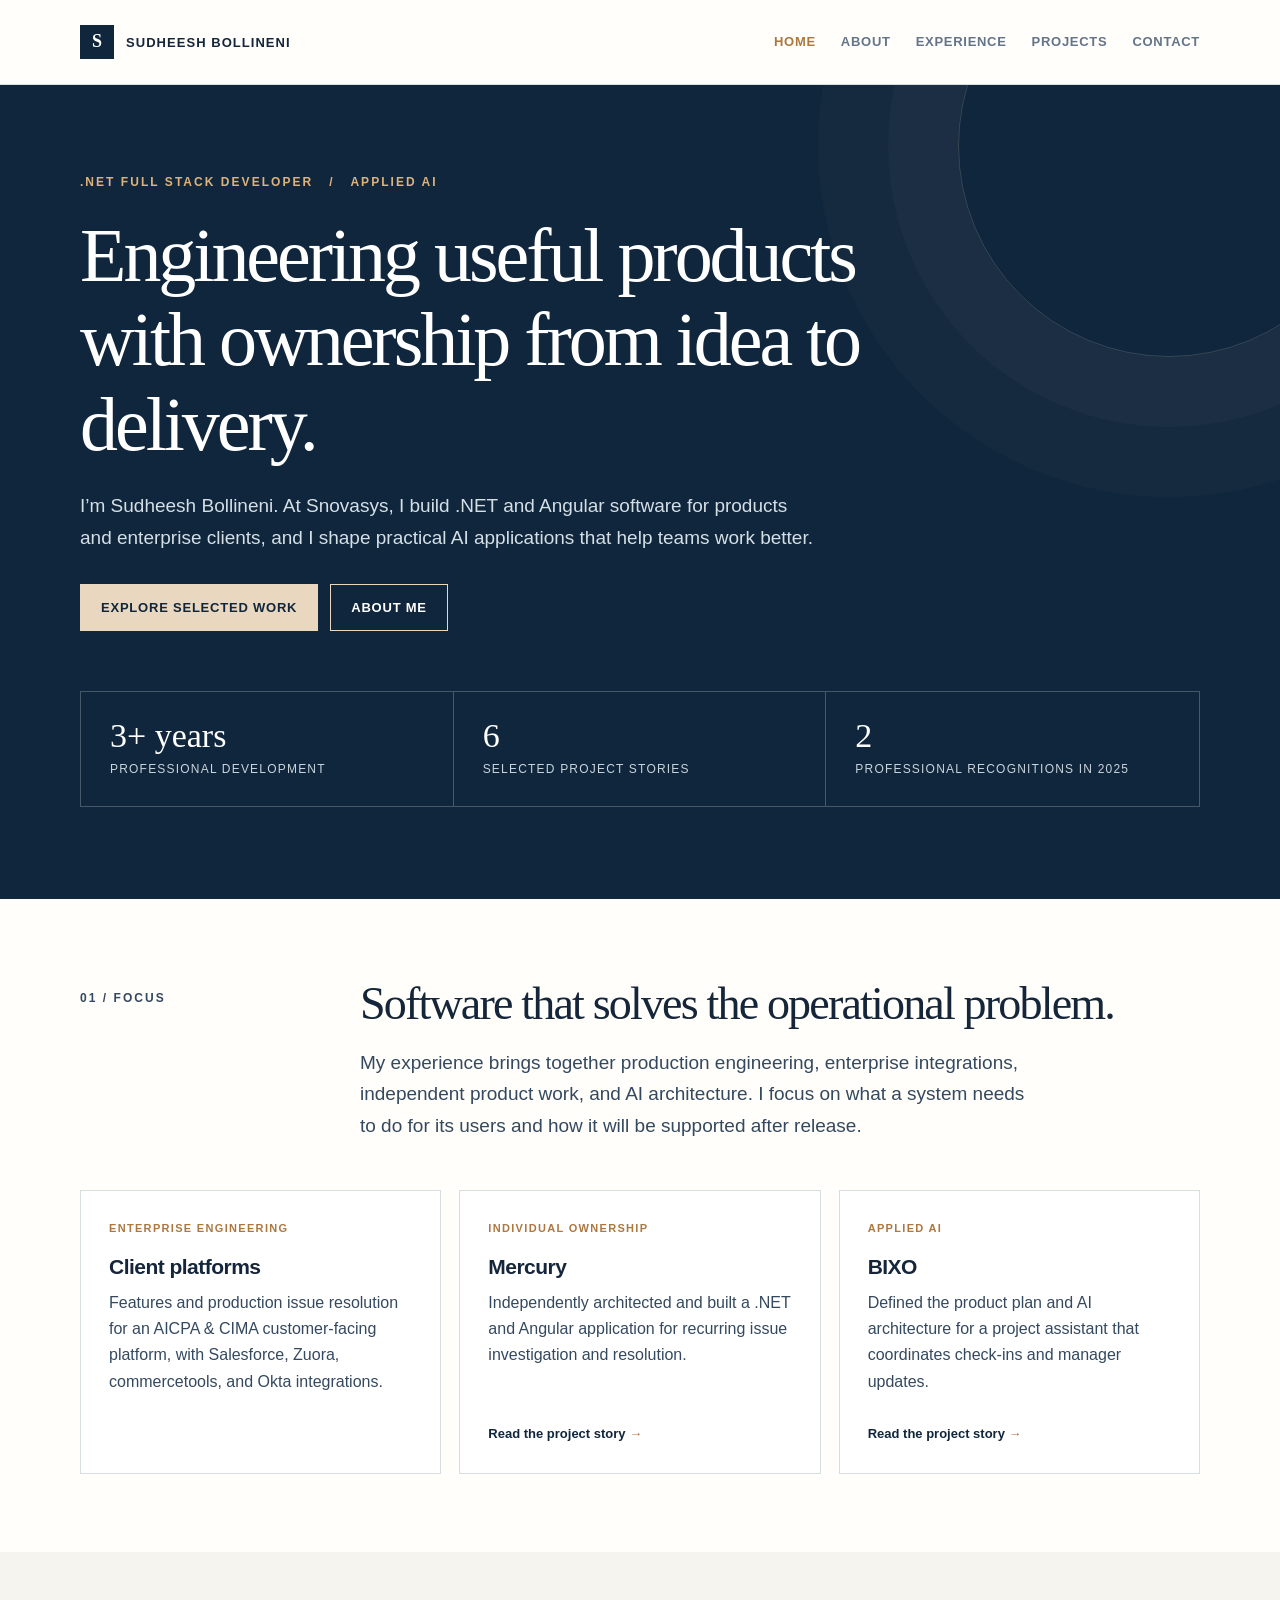
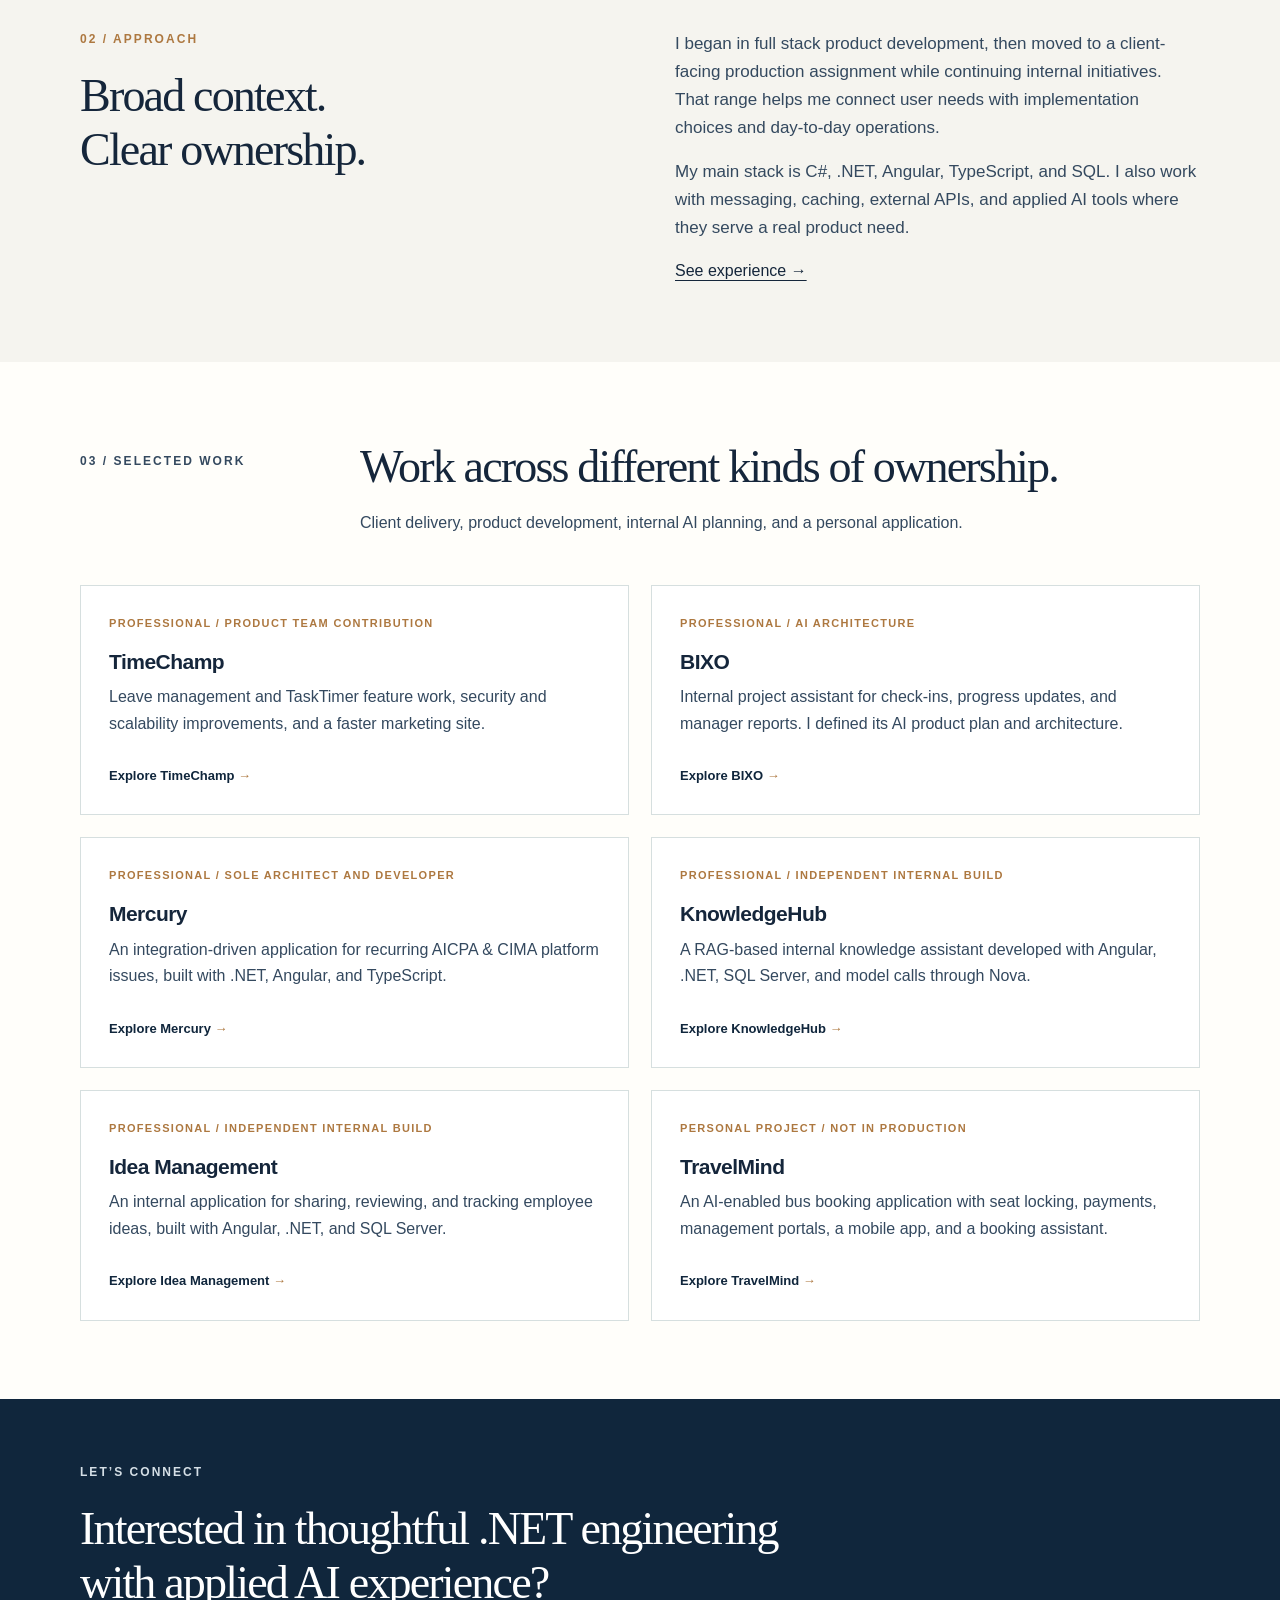
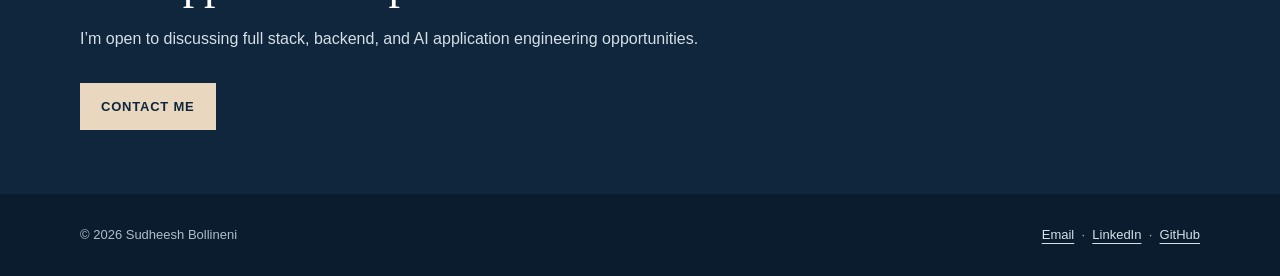
<file: index.html>
<!doctype html>
<html lang="en"><head><meta charset="utf-8"><meta name="viewport" content="width=device-width,initial-scale=1"><meta name="theme-color" content="#10263c"><meta name="description" content=".NET full stack developer with applied AI experience in product and enterprise systems"><title>Software Developer | Sudheesh Bollineni</title><link rel="stylesheet" href="css/site.css"></head>
<body><a class="skip" href="#main">Skip to content</a><header class="topbar"><div class="container topbar-inner"><a class="brand" href="index.html"><span class="brand-mark">S</span>Sudheesh Bollineni</a><nav class="nav" aria-label="Main navigation"><a href="index.html" aria-current="page">Home</a><a href="about.html">About</a><a href="experience.html">Experience</a><a href="products.html">Projects</a><a href="contact.html">Contact</a></nav></div></header><main id="main">
<section class="hero"><div class="container"><p class="eyebrow">.NET Full Stack Developer &nbsp; / &nbsp; Applied AI</p><h1>Engineering useful products with ownership from idea to delivery.</h1><p class="lead">I’m Sudheesh Bollineni. At Snovasys, I build .NET and Angular software for products and enterprise clients, and I shape practical AI applications that help teams work better.</p><div class="button-row"><a class="button primary" href="products.html">Explore selected work</a><a class="button secondary" href="about.html">About me</a></div><div class="stat-row"><div class="stat"><strong>3+ years</strong><span>Professional development</span></div><div class="stat"><strong>6</strong><span>Selected project stories</span></div><div class="stat"><strong>2</strong><span>Professional recognitions in 2025</span></div></div></div></section>
<section class="section alt"><div class="container"><div class="section-header"><p class="eyebrow">01 / Focus</p><div><h2>Software that solves the operational problem.</h2><p class="lead">My experience brings together production engineering, enterprise integrations, independent product work, and AI architecture. I focus on what a system needs to do for its users and how it will be supported after release.</p></div></div><div class="grid-3"><div class="card"><p class="meta">Enterprise engineering</p><h3>Client platforms</h3><p>Features and production issue resolution for an AICPA &amp; CIMA customer-facing platform, with Salesforce, Zuora, commercetools, and Okta integrations.</p></div><div class="card"><p class="meta">Individual ownership</p><h3>Mercury</h3><p>Independently architected and built a .NET and Angular application for recurring issue investigation and resolution.</p><a class="text-link" href="product-detail.html#mercury">Read the project story</a></div><div class="card"><p class="meta">Applied AI</p><h3>BIXO</h3><p>Defined the product plan and AI architecture for a project assistant that coordinates check-ins and manager updates.</p><a class="text-link" href="product-detail.html#bixo">Read the project story</a></div></div></div></section>
<section class="section"><div class="container split"><div><p class="eyebrow">02 / Approach</p><h2>Broad context.<br>Clear ownership.</h2></div><div class="prose"><p>I began in full stack product development, then moved to a client-facing production assignment while continuing internal initiatives. That range helps me connect user needs with implementation choices and day-to-day operations.</p><p>My main stack is C#, .NET, Angular, TypeScript, and SQL. I also work with messaging, caching, external APIs, and applied AI tools where they serve a real product need.</p><a class="text-link" href="experience.html">See experience →</a></div></div></section>
<section class="section alt"><div class="container"><div class="section-header"><p class="eyebrow">03 / Selected work</p><div><h2>Work across different kinds of ownership.</h2><p>Client delivery, product development, internal AI planning, and a personal application.</p></div></div><div class="grid-2"><article class="card"><p class="meta">Professional / Product team contribution</p><h3>TimeChamp</h3><p>Leave management and TaskTimer feature work, security and scalability improvements, and a faster marketing site.</p><a class="text-link" href="product-detail.html#timechamp">Explore TimeChamp</a></article><article class="card"><p class="meta">Professional / AI architecture</p><h3>BIXO</h3><p>Internal project assistant for check-ins, progress updates, and manager reports. I defined its AI product plan and architecture.</p><a class="text-link" href="product-detail.html#bixo">Explore BIXO</a></article><article class="card"><p class="meta">Professional / Sole architect and developer</p><h3>Mercury</h3><p>An integration-driven application for recurring AICPA &amp; CIMA platform issues, built with .NET, Angular, and TypeScript.</p><a class="text-link" href="product-detail.html#mercury">Explore Mercury</a></article><article class="card"><p class="meta">Professional / Independent internal build</p><h3>KnowledgeHub</h3><p>A RAG-based internal knowledge assistant developed with Angular, .NET, SQL Server, and model calls through Nova.</p><a class="text-link" href="product-detail.html#knowledgehub">Explore KnowledgeHub</a></article><article class="card"><p class="meta">Professional / Independent internal build</p><h3>Idea Management</h3><p>An internal application for sharing, reviewing, and tracking employee ideas, built with Angular, .NET, and SQL Server.</p><a class="text-link" href="product-detail.html#idea-management">Explore Idea Management</a></article><article class="card"><p class="meta">Personal project / Not in production</p><h3>TravelMind</h3><p>An AI-enabled bus booking application with seat locking, payments, management portals, a mobile app, and a booking assistant.</p><a class="text-link" href="product-detail.html#travelmind">Explore TravelMind</a></article></div></div></section>
<section class="cta"><div class="container"><p class="eyebrow">Let’s connect</p><h2>Interested in thoughtful .NET engineering with applied AI experience?</h2><p>I’m open to discussing full stack, backend, and AI application engineering opportunities.</p><div class="button-row"><a class="button primary" href="contact.html">Contact me</a></div></div></section></main>
<footer class="footer"><div class="container"><span>© 2026 Sudheesh Bollineni</span><span><a href="mailto:sudheeshbollineni34@gmail.com">Email</a> &nbsp;·&nbsp; <a href="https://www.linkedin.com/in/sudheesh-bollineni-a47b39232/">LinkedIn</a> &nbsp;·&nbsp; <a href="https://github.com/SudheeshBollineni/MyPortfolio">GitHub</a></span></div></footer></body></html>
</file>
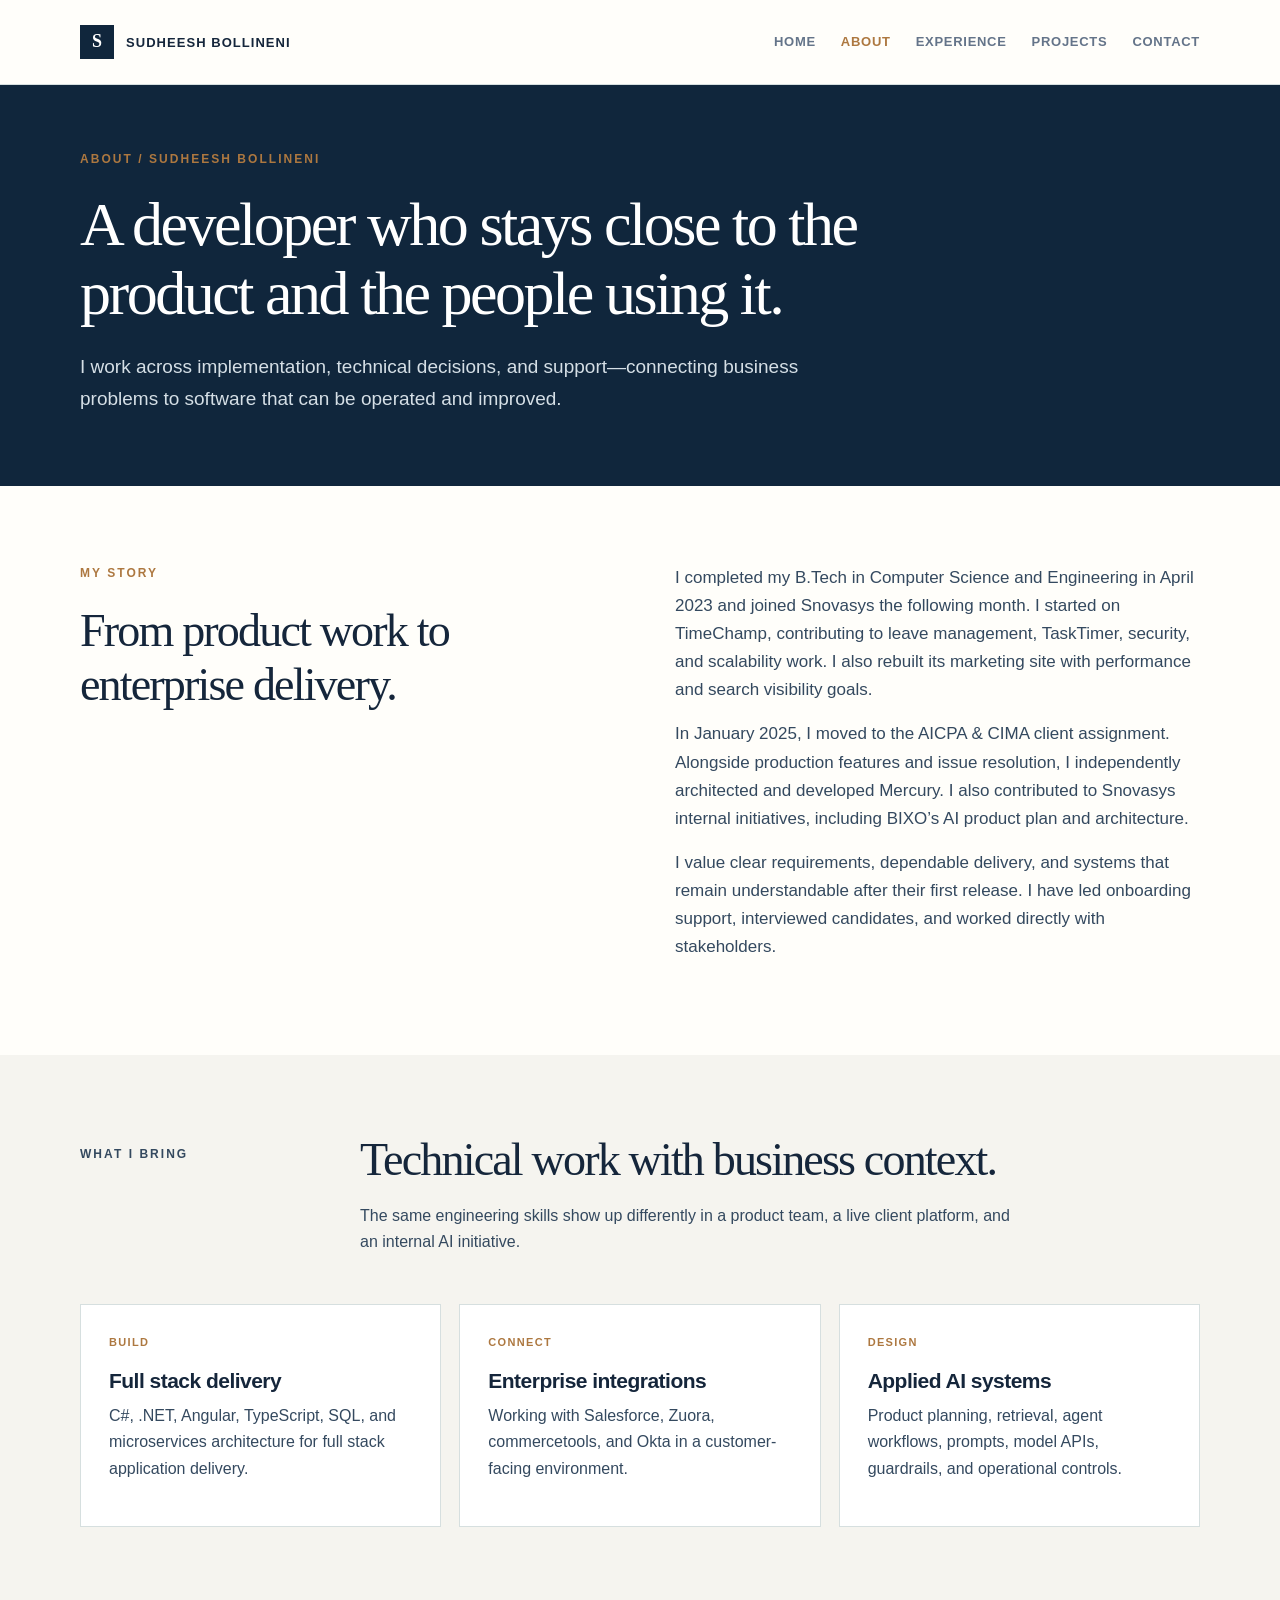
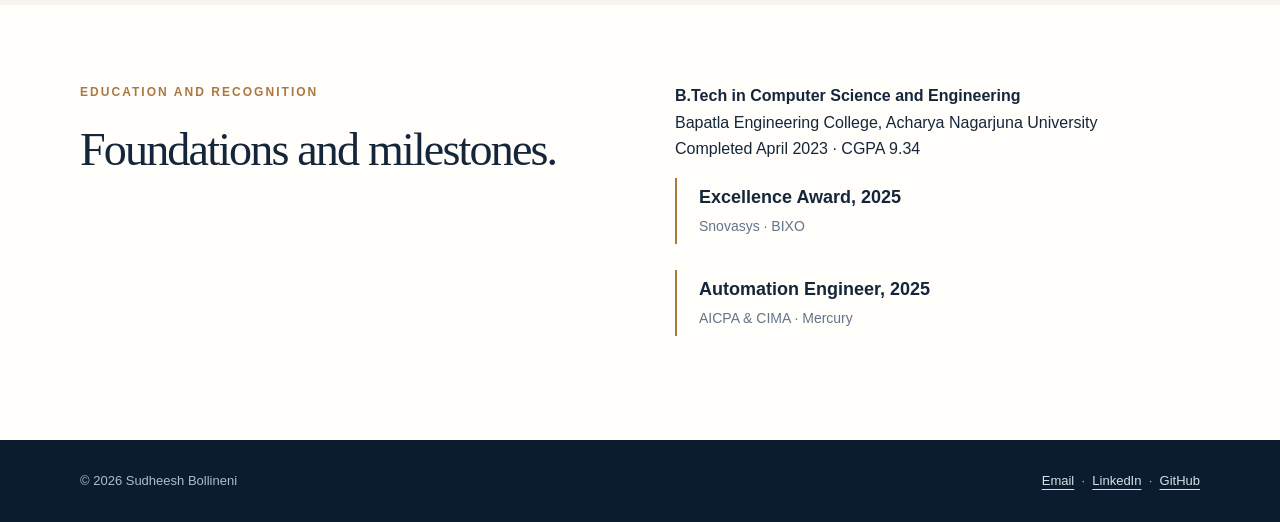
<file: about.html>
<!doctype html>
<html lang="en"><head><meta charset="utf-8"><meta name="viewport" content="width=device-width,initial-scale=1"><meta name="theme-color" content="#10263c"><meta name="description" content=".NET full stack developer and applied AI product builder"><title>About | Sudheesh Bollineni</title><link rel="stylesheet" href="css/site.css"></head>
<body><a class="skip" href="#main">Skip to content</a><header class="topbar"><div class="container topbar-inner"><a class="brand" href="index.html"><span class="brand-mark">S</span>Sudheesh Bollineni</a><nav class="nav" aria-label="Main navigation"><a href="index.html">Home</a><a href="about.html" aria-current="page">About</a><a href="experience.html">Experience</a><a href="products.html">Projects</a><a href="contact.html">Contact</a></nav></div></header><main id="main">
<section class="subhero"><div class="container"><p class="eyebrow">About / Sudheesh Bollineni</p><h1>A developer who stays close to the product and the people using it.</h1><p class="lead">I work across implementation, technical decisions, and support—connecting business problems to software that can be operated and improved.</p></div></section>
<section class="section alt"><div class="container split"><div><p class="eyebrow">My story</p><h2>From product work to enterprise delivery.</h2></div><div class="prose"><p>I completed my B.Tech in Computer Science and Engineering in April 2023 and joined Snovasys the following month. I started on TimeChamp, contributing to leave management, TaskTimer, security, and scalability work. I also rebuilt its marketing site with performance and search visibility goals.</p><p>In January 2025, I moved to the AICPA &amp; CIMA client assignment. Alongside production features and issue resolution, I independently architected and developed Mercury. I also contributed to Snovasys internal initiatives, including BIXO’s AI product plan and architecture.</p><p>I value clear requirements, dependable delivery, and systems that remain understandable after their first release. I have led onboarding support, interviewed candidates, and worked directly with stakeholders.</p></div></div></section>
<section class="section"><div class="container"><div class="section-header"><p class="eyebrow">What I bring</p><div><h2>Technical work with business context.</h2><p>The same engineering skills show up differently in a product team, a live client platform, and an internal AI initiative.</p></div></div><div class="grid-3"><div class="card"><p class="meta">Build</p><h3>Full stack delivery</h3><p>C#, .NET, Angular, TypeScript, SQL, and microservices architecture for full stack application delivery.</p></div><div class="card"><p class="meta">Connect</p><h3>Enterprise integrations</h3><p>Working with Salesforce, Zuora, commercetools, and Okta in a customer-facing environment.</p></div><div class="card"><p class="meta">Design</p><h3>Applied AI systems</h3><p>Product planning, retrieval, agent workflows, prompts, model APIs, guardrails, and operational controls.</p></div></div></div></section>
<section class="section alt"><div class="container split"><div><p class="eyebrow">Education and recognition</p><h2>Foundations and milestones.</h2></div><div><p><strong>B.Tech in Computer Science and Engineering</strong><br>Bapatla Engineering College, Acharya Nagarjuna University<br>Completed April 2023 · CGPA 9.34</p><div class="award"><strong>Excellence Award, 2025</strong><span>Snovasys · BIXO</span></div><div class="award"><strong>Automation Engineer, 2025</strong><span>AICPA &amp; CIMA · Mercury</span></div></div></div></section></main>
<footer class="footer"><div class="container"><span>© 2026 Sudheesh Bollineni</span><span><a href="mailto:sudheeshbollineni34@gmail.com">Email</a> &nbsp;·&nbsp; <a href="https://www.linkedin.com/in/sudheesh-bollineni-a47b39232/">LinkedIn</a> &nbsp;·&nbsp; <a href="https://github.com/SudheeshBollineni/MyPortfolio">GitHub</a></span></div></footer></body></html>
</file>
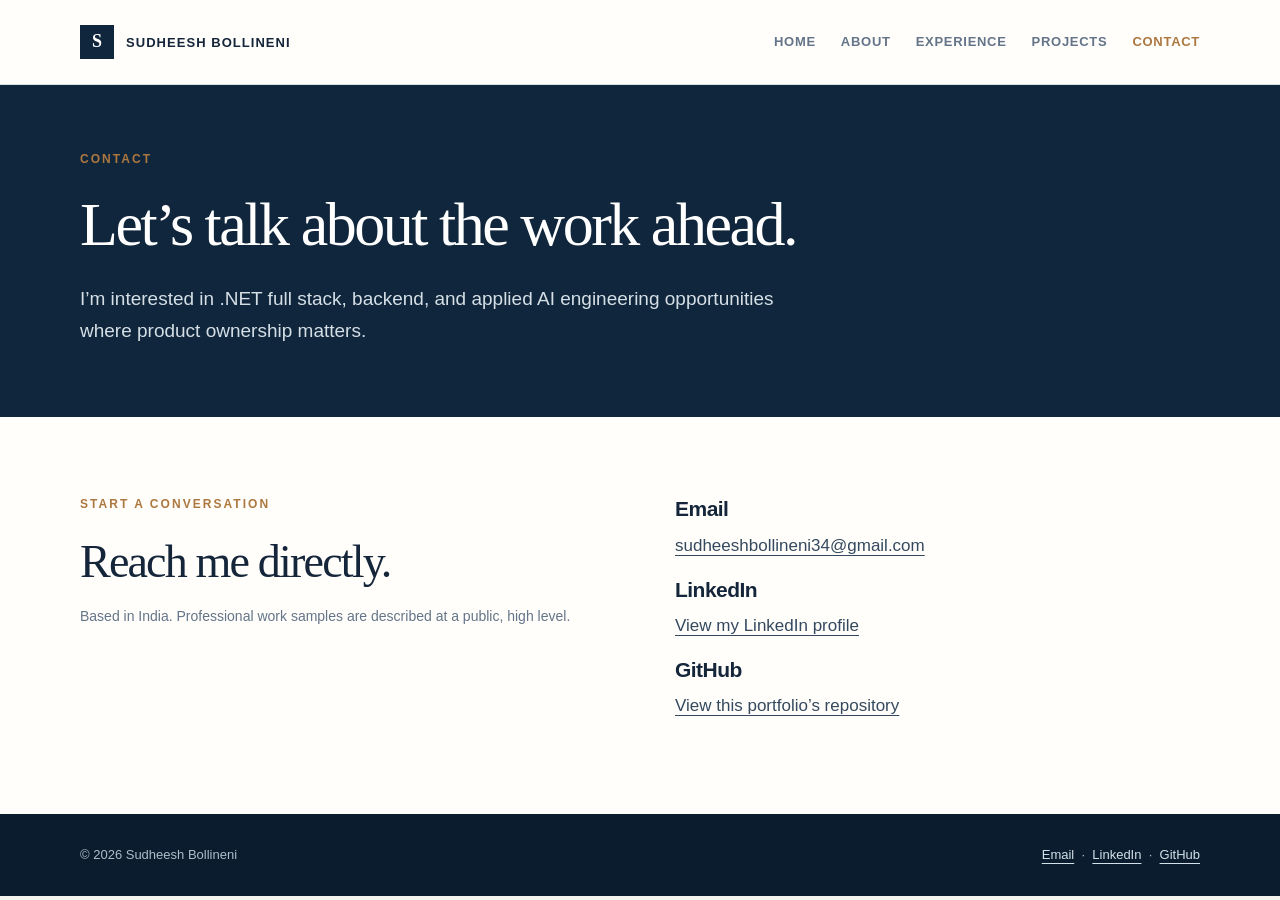
<file: contact.html>
<!doctype html>
<html lang="en"><head><meta charset="utf-8"><meta name="viewport" content="width=device-width,initial-scale=1"><meta name="theme-color" content="#10263c"><meta name="description" content="Contact Sudheesh Bollineni about .NET and applied AI roles"><title>Contact | Sudheesh Bollineni</title><link rel="stylesheet" href="css/site.css"></head>
<body><a class="skip" href="#main">Skip to content</a><header class="topbar"><div class="container topbar-inner"><a class="brand" href="index.html"><span class="brand-mark">S</span>Sudheesh Bollineni</a><nav class="nav" aria-label="Main navigation"><a href="index.html">Home</a><a href="about.html">About</a><a href="experience.html">Experience</a><a href="products.html">Projects</a><a href="contact.html" aria-current="page">Contact</a></nav></div></header><main id="main">
<section class="subhero"><div class="container"><p class="eyebrow">Contact</p><h1>Let’s talk about the work ahead.</h1><p class="lead">I’m interested in .NET full stack, backend, and applied AI engineering opportunities where product ownership matters.</p></div></section>
<section class="section alt"><div class="container split"><div><p class="eyebrow">Start a conversation</p><h2>Reach me directly.</h2><p class="small">Based in India. Professional work samples are described at a public, high level.</p></div><div class="prose"><h3>Email</h3><p><a href="mailto:sudheeshbollineni34@gmail.com">sudheeshbollineni34@gmail.com</a></p><h3>LinkedIn</h3><p><a href="https://www.linkedin.com/in/sudheesh-bollineni-a47b39232/">View my LinkedIn profile</a></p><h3>GitHub</h3><p><a href="https://github.com/SudheeshBollineni/MyPortfolio">View this portfolio’s repository</a></p></div></div></section></main>
<footer class="footer"><div class="container"><span>© 2026 Sudheesh Bollineni</span><span><a href="mailto:sudheeshbollineni34@gmail.com">Email</a> &nbsp;·&nbsp; <a href="https://www.linkedin.com/in/sudheesh-bollineni-a47b39232/">LinkedIn</a> &nbsp;·&nbsp; <a href="https://github.com/SudheeshBollineni/MyPortfolio">GitHub</a></span></div></footer></body></html>
</file>
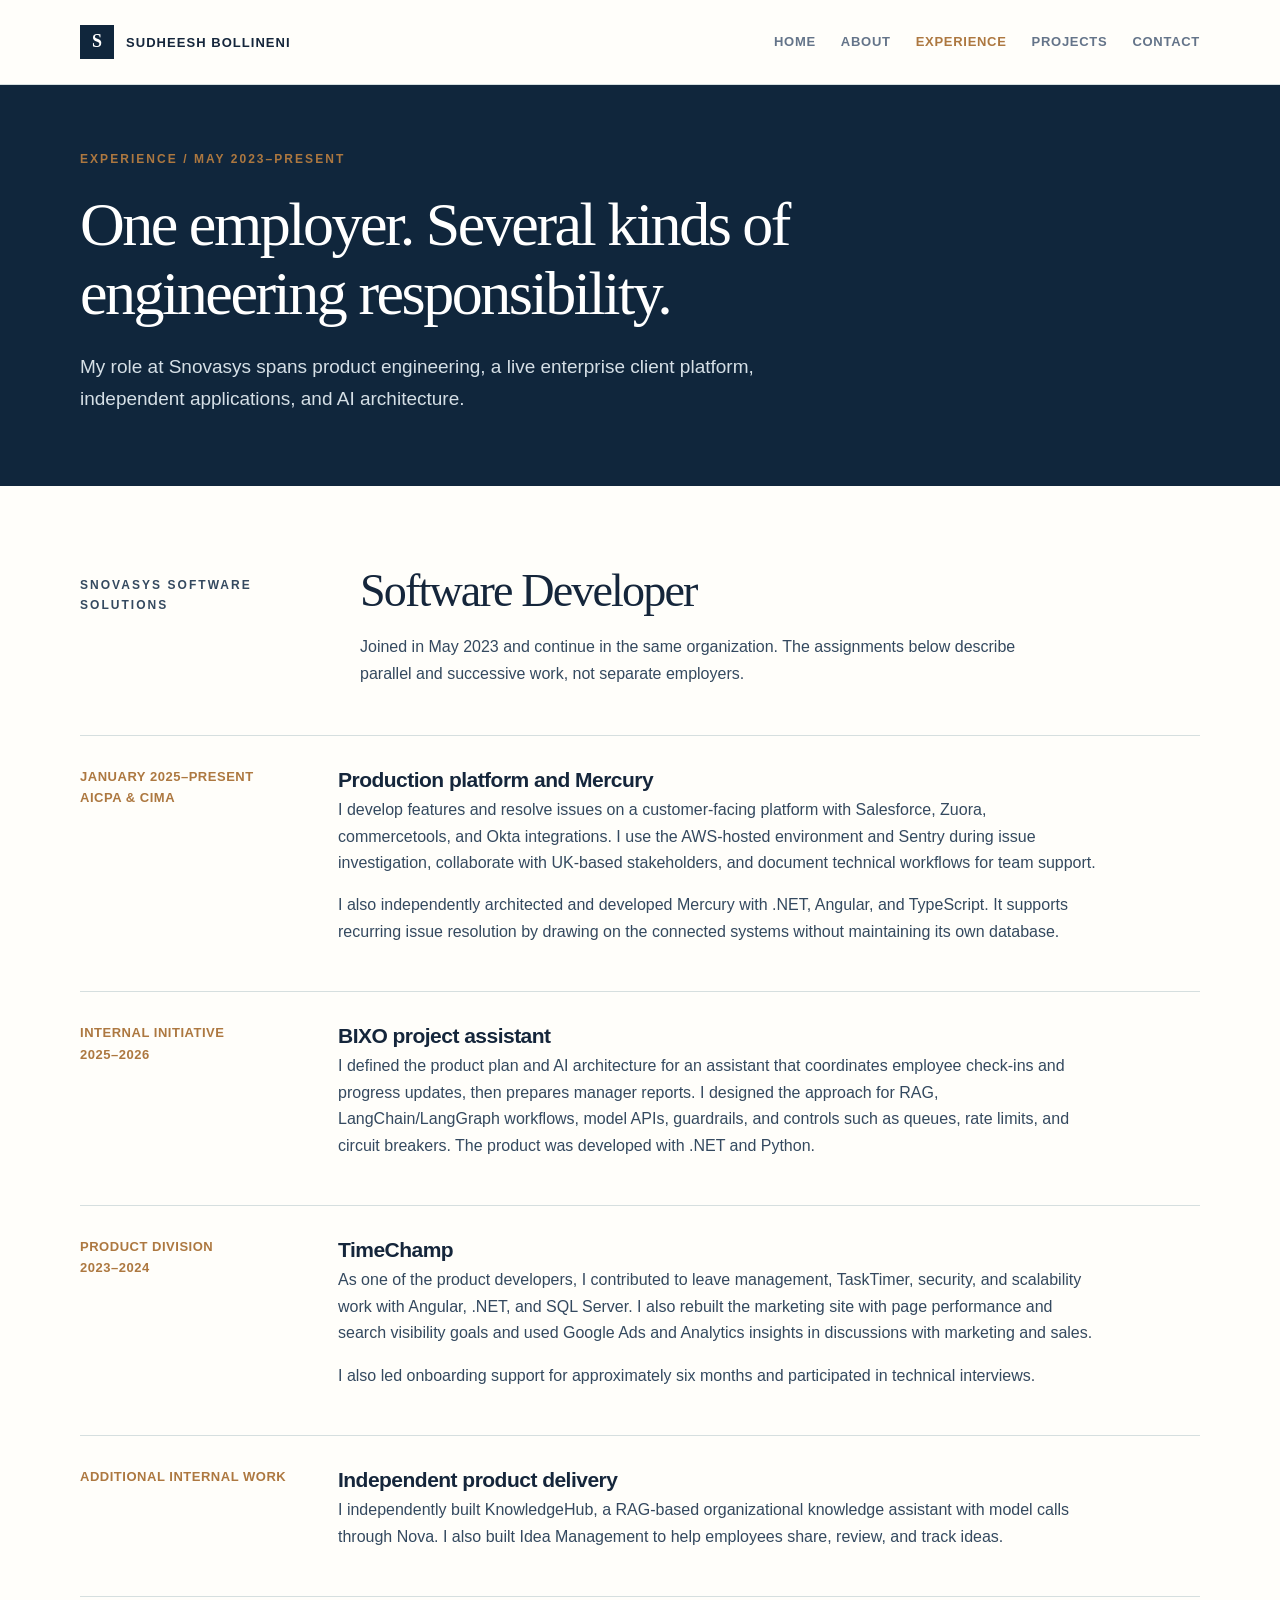
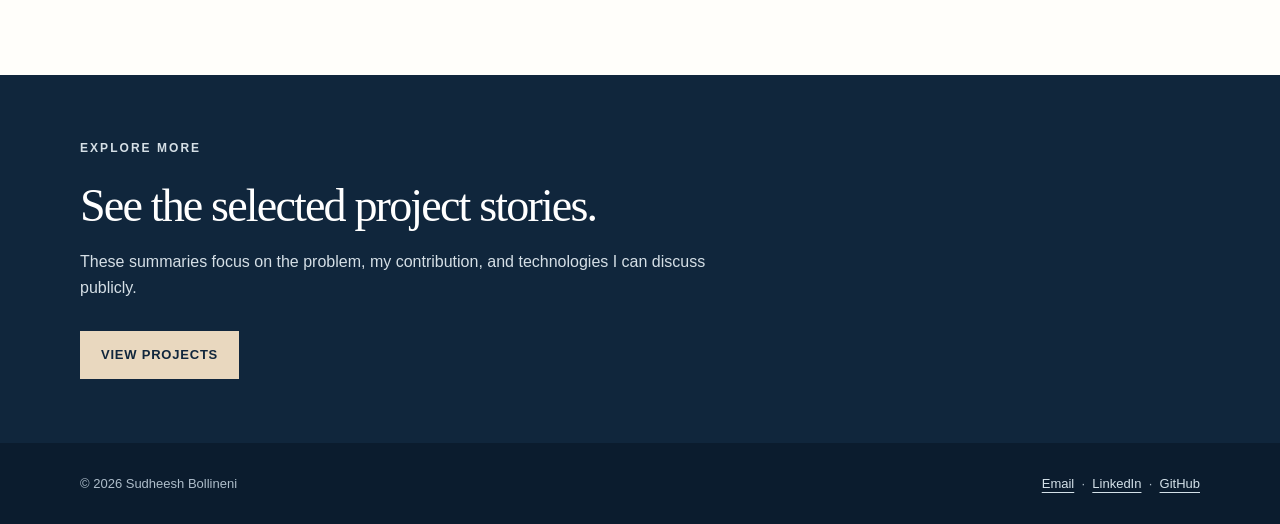
<file: experience.html>
<!doctype html>
<html lang="en"><head><meta charset="utf-8"><meta name="viewport" content="width=device-width,initial-scale=1"><meta name="theme-color" content="#10263c"><meta name="description" content="Snovasys experience across AICPA and CIMA, BIXO, and TimeChamp"><title>Experience | Sudheesh Bollineni</title><link rel="stylesheet" href="css/site.css"></head>
<body><a class="skip" href="#main">Skip to content</a><header class="topbar"><div class="container topbar-inner"><a class="brand" href="index.html"><span class="brand-mark">S</span>Sudheesh Bollineni</a><nav class="nav" aria-label="Main navigation"><a href="index.html">Home</a><a href="about.html">About</a><a href="experience.html" aria-current="page">Experience</a><a href="products.html">Projects</a><a href="contact.html">Contact</a></nav></div></header><main id="main">
<section class="subhero"><div class="container"><p class="eyebrow">Experience / May 2023–Present</p><h1>One employer. Several kinds of engineering responsibility.</h1><p class="lead">My role at Snovasys spans product engineering, a live enterprise client platform, independent applications, and AI architecture.</p></div></section>
<section class="section alt"><div class="container"><div class="section-header"><p class="eyebrow">Snovasys Software Solutions</p><div><h2>Software Developer</h2><p>Joined in May 2023 and continue in the same organization. The assignments below describe parallel and successive work, not separate employers.</p></div></div><div class="timeline"><article class="timeline-item"><div class="when">January 2025–Present<br>AICPA &amp; CIMA</div><div><h3>Production platform and Mercury</h3><p>I develop features and resolve issues on a customer-facing platform with Salesforce, Zuora, commercetools, and Okta integrations. I use the AWS-hosted environment and Sentry during issue investigation, collaborate with UK-based stakeholders, and document technical workflows for team support.</p><p>I also independently architected and developed Mercury with .NET, Angular, and TypeScript. It supports recurring issue resolution by drawing on the connected systems without maintaining its own database.</p></div></article><article class="timeline-item"><div class="when">Internal initiative<br>2025–2026</div><div><h3>BIXO project assistant</h3><p>I defined the product plan and AI architecture for an assistant that coordinates employee check-ins and progress updates, then prepares manager reports. I designed the approach for RAG, LangChain/LangGraph workflows, model APIs, guardrails, and controls such as queues, rate limits, and circuit breakers. The product was developed with .NET and Python.</p></div></article><article class="timeline-item"><div class="when">Product division<br>2023–2024</div><div><h3>TimeChamp</h3><p>As one of the product developers, I contributed to leave management, TaskTimer, security, and scalability work with Angular, .NET, and SQL Server. I also rebuilt the marketing site with page performance and search visibility goals and used Google Ads and Analytics insights in discussions with marketing and sales.</p><p>I also led onboarding support for approximately six months and participated in technical interviews.</p></div></article><article class="timeline-item"><div class="when">Additional internal work</div><div><h3>Independent product delivery</h3><p>I independently built KnowledgeHub, a RAG-based organizational knowledge assistant with model calls through Nova. I also built Idea Management to help employees share, review, and track ideas.</p></div></article></div></div></section>
<section class="cta"><div class="container"><p class="eyebrow">Explore more</p><h2>See the selected project stories.</h2><p>These summaries focus on the problem, my contribution, and technologies I can discuss publicly.</p><div class="button-row"><a class="button primary" href="products.html">View projects</a></div></div></section></main>
<footer class="footer"><div class="container"><span>© 2026 Sudheesh Bollineni</span><span><a href="mailto:sudheeshbollineni34@gmail.com">Email</a> &nbsp;·&nbsp; <a href="https://www.linkedin.com/in/sudheesh-bollineni-a47b39232/">LinkedIn</a> &nbsp;·&nbsp; <a href="https://github.com/SudheeshBollineni/MyPortfolio">GitHub</a></span></div></footer></body></html>
</file>
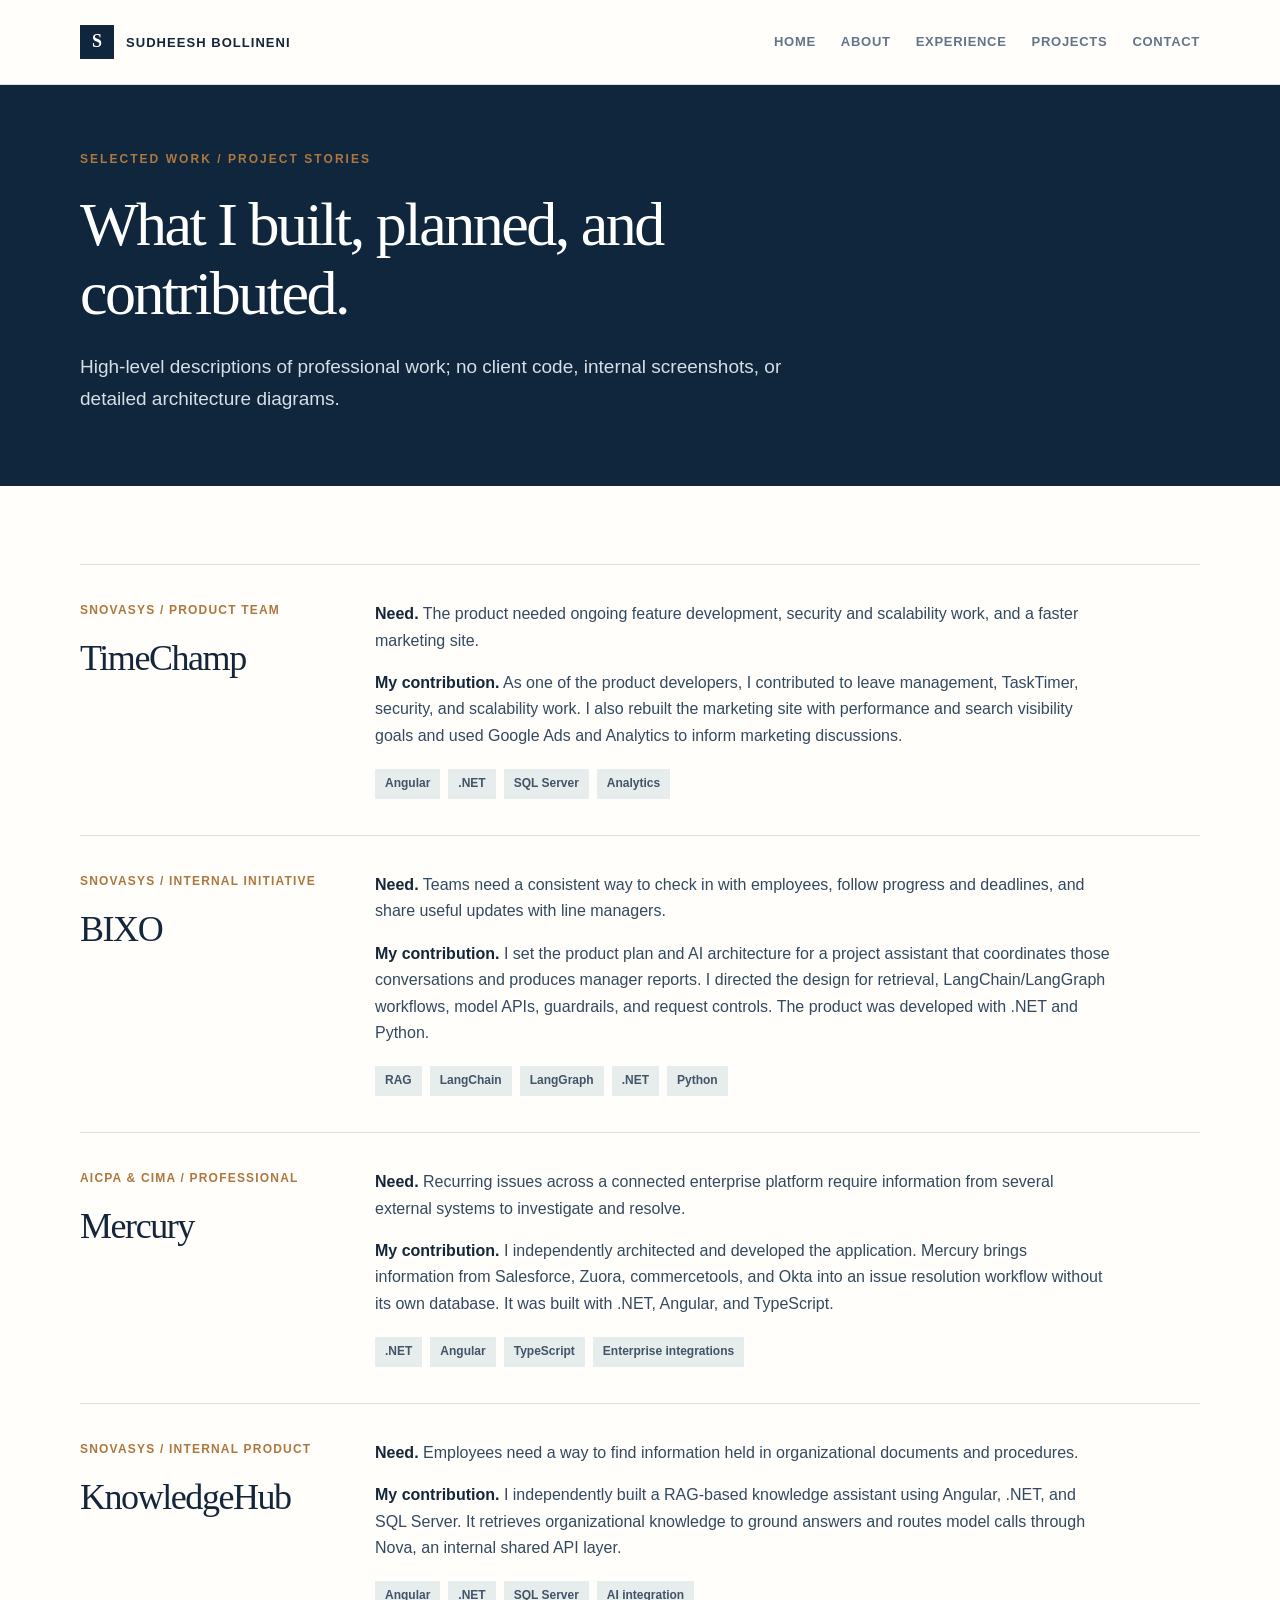
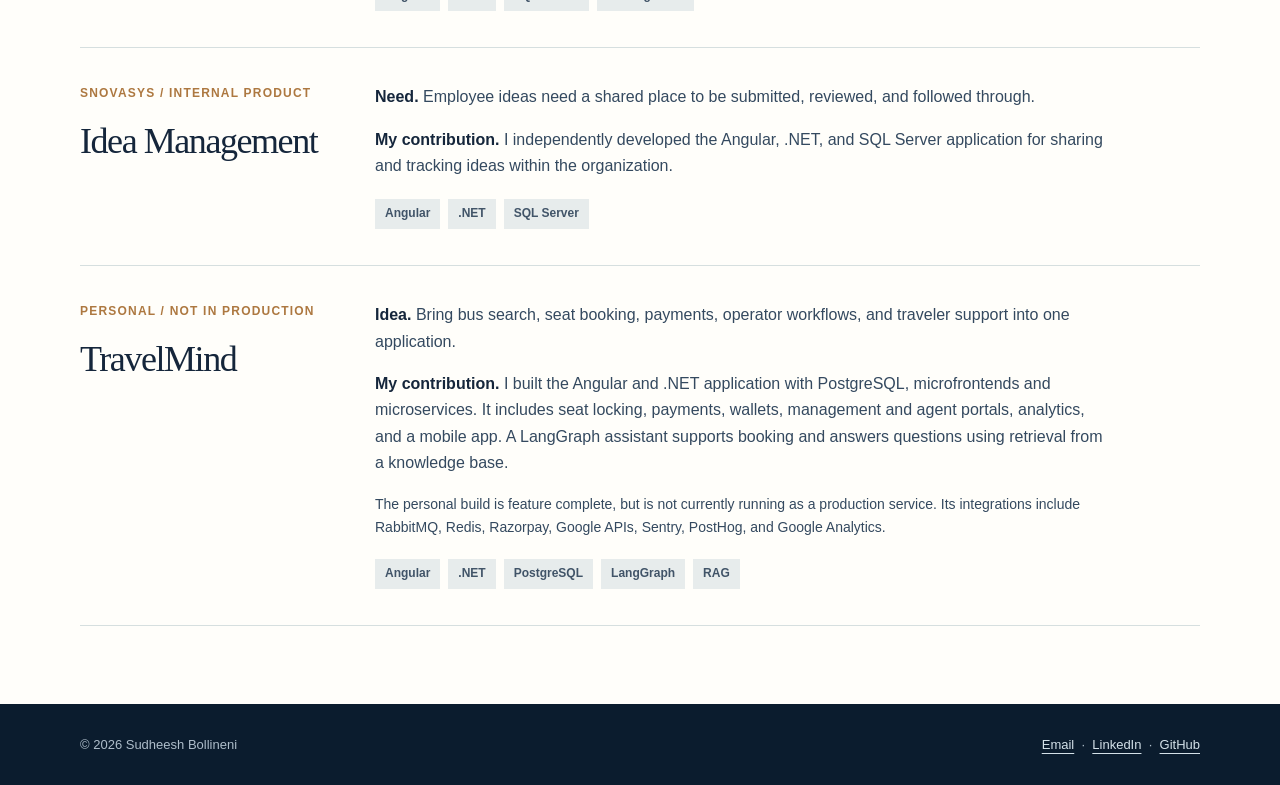
<file: product-detail.html>
<!doctype html>
<html lang="en"><head><meta charset="utf-8"><meta name="viewport" content="width=device-width,initial-scale=1"><meta name="theme-color" content="#10263c"><meta name="description" content="Detailed project descriptions of Mercury, BIXO, KnowledgeHub, Idea Management, TimeChamp, and TravelMind"><title>Project Stories | Sudheesh Bollineni</title><link rel="stylesheet" href="css/site.css"></head>
<body><a class="skip" href="#main">Skip to content</a><header class="topbar"><div class="container topbar-inner"><a class="brand" href="index.html"><span class="brand-mark">S</span>Sudheesh Bollineni</a><nav class="nav" aria-label="Main navigation"><a href="index.html">Home</a><a href="about.html">About</a><a href="experience.html">Experience</a><a href="products.html">Projects</a><a href="contact.html">Contact</a></nav></div></header><main id="main">
<section class="subhero"><div class="container"><p class="eyebrow">Selected work / Project stories</p><h1>What I built, planned, and contributed.</h1><p class="lead">High-level descriptions of professional work; no client code, internal screenshots, or detailed architecture diagrams.</p></div></section>
<section class="section alt"><div class="container"><article class="case" id="timechamp"><div><p class="meta">Snovasys / Product team</p><h2>TimeChamp</h2></div><div class="body"><p><strong>Need.</strong> The product needed ongoing feature development, security and scalability work, and a faster marketing site.</p><p><strong>My contribution.</strong> As one of the product developers, I contributed to leave management, TaskTimer, security, and scalability work. I also rebuilt the marketing site with performance and search visibility goals and used Google Ads and Analytics to inform marketing discussions.</p><div class="tag-row"><span class="tag">Angular</span><span class="tag">.NET</span><span class="tag">SQL Server</span><span class="tag">Analytics</span></div></div></article>
<article class="case" id="bixo"><div><p class="meta">Snovasys / Internal initiative</p><h2>BIXO</h2></div><div class="body"><p><strong>Need.</strong> Teams need a consistent way to check in with employees, follow progress and deadlines, and share useful updates with line managers.</p><p><strong>My contribution.</strong> I set the product plan and AI architecture for a project assistant that coordinates those conversations and produces manager reports. I directed the design for retrieval, LangChain/LangGraph workflows, model APIs, guardrails, and request controls. The product was developed with .NET and Python.</p><div class="tag-row"><span class="tag">RAG</span><span class="tag">LangChain</span><span class="tag">LangGraph</span><span class="tag">.NET</span><span class="tag">Python</span></div></div></article>
<article class="case" id="mercury"><div><p class="meta">AICPA &amp; CIMA / Professional</p><h2>Mercury</h2></div><div class="body"><p><strong>Need.</strong> Recurring issues across a connected enterprise platform require information from several external systems to investigate and resolve.</p><p><strong>My contribution.</strong> I independently architected and developed the application. Mercury brings information from Salesforce, Zuora, commercetools, and Okta into an issue resolution workflow without its own database. It was built with .NET, Angular, and TypeScript.</p><div class="tag-row"><span class="tag">.NET</span><span class="tag">Angular</span><span class="tag">TypeScript</span><span class="tag">Enterprise integrations</span></div></div></article>
<article class="case" id="knowledgehub"><div><p class="meta">Snovasys / Internal product</p><h2>KnowledgeHub</h2></div><div class="body"><p><strong>Need.</strong> Employees need a way to find information held in organizational documents and procedures.</p><p><strong>My contribution.</strong> I independently built a RAG-based knowledge assistant using Angular, .NET, and SQL Server. It retrieves organizational knowledge to ground answers and routes model calls through Nova, an internal shared API layer.</p><div class="tag-row"><span class="tag">Angular</span><span class="tag">.NET</span><span class="tag">SQL Server</span><span class="tag">AI integration</span></div></div></article>
<article class="case" id="idea-management"><div><p class="meta">Snovasys / Internal product</p><h2>Idea Management</h2></div><div class="body"><p><strong>Need.</strong> Employee ideas need a shared place to be submitted, reviewed, and followed through.</p><p><strong>My contribution.</strong> I independently developed the Angular, .NET, and SQL Server application for sharing and tracking ideas within the organization.</p><div class="tag-row"><span class="tag">Angular</span><span class="tag">.NET</span><span class="tag">SQL Server</span></div></div></article>
<article class="case" id="travelmind"><div><p class="meta">Personal / Not in production</p><h2>TravelMind</h2></div><div class="body"><p><strong>Idea.</strong> Bring bus search, seat booking, payments, operator workflows, and traveler support into one application.</p><p><strong>My contribution.</strong> I built the Angular and .NET application with PostgreSQL, microfrontends and microservices. It includes seat locking, payments, wallets, management and agent portals, analytics, and a mobile app. A LangGraph assistant supports booking and answers questions using retrieval from a knowledge base.</p><p class="small">The personal build is feature complete, but is not currently running as a production service. Its integrations include RabbitMQ, Redis, Razorpay, Google APIs, Sentry, PostHog, and Google Analytics.</p><div class="tag-row"><span class="tag">Angular</span><span class="tag">.NET</span><span class="tag">PostgreSQL</span><span class="tag">LangGraph</span><span class="tag">RAG</span></div></div></article></div></section></main>
<footer class="footer"><div class="container"><span>© 2026 Sudheesh Bollineni</span><span><a href="mailto:sudheeshbollineni34@gmail.com">Email</a> &nbsp;·&nbsp; <a href="https://www.linkedin.com/in/sudheesh-bollineni-a47b39232/">LinkedIn</a> &nbsp;·&nbsp; <a href="https://github.com/SudheeshBollineni/MyPortfolio">GitHub</a></span></div></footer></body></html>
</file>
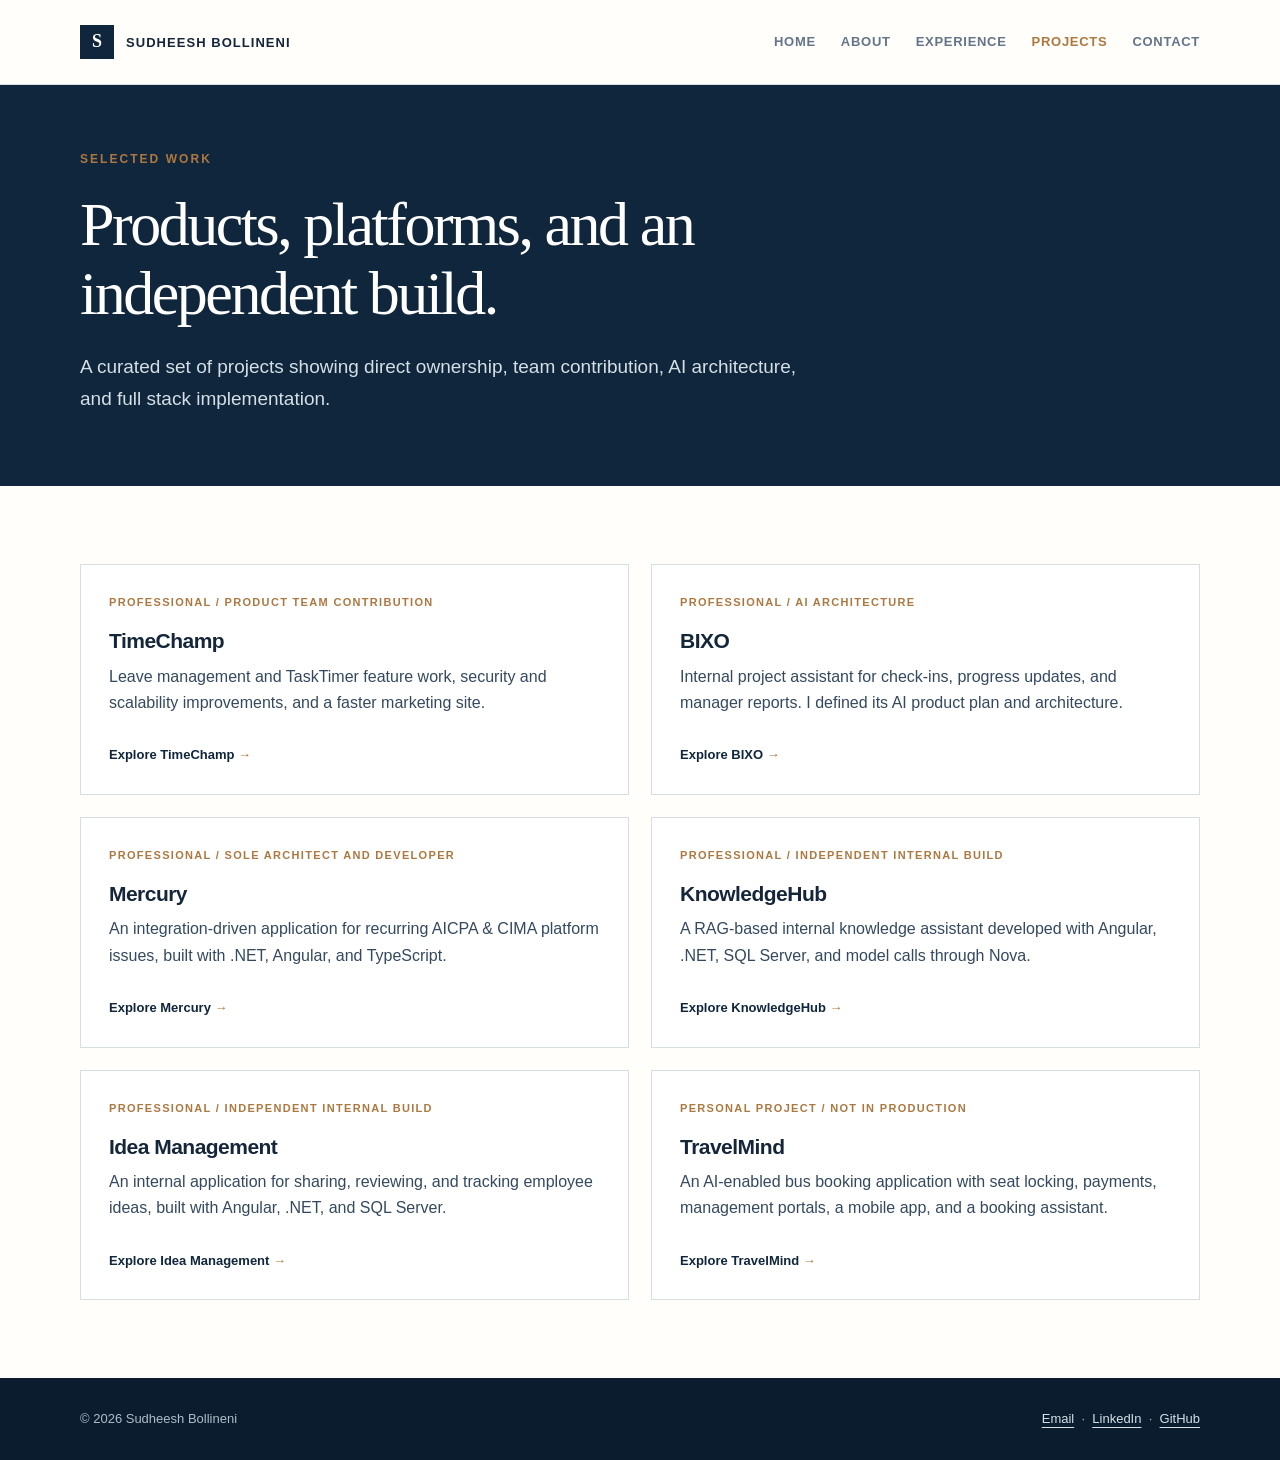
<file: products.html>
<!doctype html>
<html lang="en"><head><meta charset="utf-8"><meta name="viewport" content="width=device-width,initial-scale=1"><meta name="theme-color" content="#10263c"><meta name="description" content="Mercury, BIXO, KnowledgeHub, Idea Management, TimeChamp, and TravelMind project summaries"><title>Selected Projects | Sudheesh Bollineni</title><link rel="stylesheet" href="css/site.css"></head>
<body><a class="skip" href="#main">Skip to content</a><header class="topbar"><div class="container topbar-inner"><a class="brand" href="index.html"><span class="brand-mark">S</span>Sudheesh Bollineni</a><nav class="nav" aria-label="Main navigation"><a href="index.html">Home</a><a href="about.html">About</a><a href="experience.html">Experience</a><a href="products.html" aria-current="page">Projects</a><a href="contact.html">Contact</a></nav></div></header><main id="main">
<section class="subhero"><div class="container"><p class="eyebrow">Selected work</p><h1>Products, platforms, and an independent build.</h1><p class="lead">A curated set of projects showing direct ownership, team contribution, AI architecture, and full stack implementation.</p></div></section>
<section class="section alt"><div class="container"><div class="grid-2"><article class="card"><p class="meta">Professional / Product team contribution</p><h3>TimeChamp</h3><p>Leave management and TaskTimer feature work, security and scalability improvements, and a faster marketing site.</p><a class="text-link" href="product-detail.html#timechamp">Explore TimeChamp</a></article><article class="card"><p class="meta">Professional / AI architecture</p><h3>BIXO</h3><p>Internal project assistant for check-ins, progress updates, and manager reports. I defined its AI product plan and architecture.</p><a class="text-link" href="product-detail.html#bixo">Explore BIXO</a></article><article class="card"><p class="meta">Professional / Sole architect and developer</p><h3>Mercury</h3><p>An integration-driven application for recurring AICPA &amp; CIMA platform issues, built with .NET, Angular, and TypeScript.</p><a class="text-link" href="product-detail.html#mercury">Explore Mercury</a></article><article class="card"><p class="meta">Professional / Independent internal build</p><h3>KnowledgeHub</h3><p>A RAG-based internal knowledge assistant developed with Angular, .NET, SQL Server, and model calls through Nova.</p><a class="text-link" href="product-detail.html#knowledgehub">Explore KnowledgeHub</a></article><article class="card"><p class="meta">Professional / Independent internal build</p><h3>Idea Management</h3><p>An internal application for sharing, reviewing, and tracking employee ideas, built with Angular, .NET, and SQL Server.</p><a class="text-link" href="product-detail.html#idea-management">Explore Idea Management</a></article><article class="card"><p class="meta">Personal project / Not in production</p><h3>TravelMind</h3><p>An AI-enabled bus booking application with seat locking, payments, management portals, a mobile app, and a booking assistant.</p><a class="text-link" href="product-detail.html#travelmind">Explore TravelMind</a></article></div></div></section></main>
<footer class="footer"><div class="container"><span>© 2026 Sudheesh Bollineni</span><span><a href="mailto:sudheeshbollineni34@gmail.com">Email</a> &nbsp;·&nbsp; <a href="https://www.linkedin.com/in/sudheesh-bollineni-a47b39232/">LinkedIn</a> &nbsp;·&nbsp; <a href="https://github.com/SudheeshBollineni/MyPortfolio">GitHub</a></span></div></footer></body></html>
</file>
<file: css/site.css>
:root{--ink:#15263b;--ink-2:#34495f;--muted:#647489;--line:#d6dfdf;--paper:#fffefa;--canvas:#f5f4ef;--gold:#ad7840;--gold-light:#e9d8bf;--navy:#10263c}
*{box-sizing:border-box}html{scroll-behavior:smooth}body{margin:0;background:var(--canvas);color:var(--ink);font:16px/1.65 "Segoe UI",Arial,sans-serif}
a{color:inherit;text-underline-offset:4px}a:hover{color:var(--gold)}a:focus-visible{outline:3px solid var(--gold);outline-offset:4px}
.container{width:min(1120px,calc(100% - 64px));margin:auto}.skip{position:absolute;left:-9999px;top:10px;background:#fff;padding:10px;z-index:20}.skip:focus{left:10px}
.topbar{background:var(--paper);border-bottom:1px solid var(--line)}.topbar-inner{min-height:84px;display:flex;align-items:center;justify-content:space-between;gap:36px}
.brand{text-decoration:none;font-weight:750;letter-spacing:.08em;text-transform:uppercase;font-size:13px;white-space:nowrap}.brand-mark{display:inline-grid;place-items:center;width:34px;height:34px;background:var(--navy);color:#fff;margin-right:12px;letter-spacing:0;font-family:Georgia,serif;font-size:18px}
.nav{display:flex;flex-wrap:wrap;gap:8px 25px}.nav a{text-decoration:none;font-size:13px;font-weight:700;color:var(--muted);text-transform:uppercase;letter-spacing:.055em}.nav a[aria-current="page"],.nav a:hover{color:var(--gold)}
.eyebrow{margin:0 0 20px;font-size:12px;font-weight:800;letter-spacing:.17em;text-transform:uppercase;color:var(--gold)}
h1,h2,h3,p{margin-top:0}h1,h2,.display{font-family:Georgia,"Times New Roman",serif;font-weight:400;letter-spacing:-.04em}h1{font-size:clamp(42px,6vw,76px);line-height:1.11;margin-bottom:24px}h2{font-size:clamp(30px,3.6vw,47px);line-height:1.17;margin-bottom:16px}h3{font-size:21px;line-height:1.3;letter-spacing:-.025em;margin-bottom:9px}p{margin-bottom:16px}.lead{font-size:19px;line-height:1.68;color:var(--ink-2);max-width:740px}.small{font-size:14px;color:var(--muted)}
.hero{padding:88px 0 92px;background:var(--navy);color:#fff;position:relative;overflow:hidden}.hero:after{content:"";position:absolute;width:420px;height:420px;right:-100px;top:-150px;border:1px solid rgba(233,216,191,.18);border-radius:50%;box-shadow:0 0 0 70px rgba(233,216,191,.025),0 0 0 140px rgba(233,216,191,.018);pointer-events:none}.hero .lead{color:#d5dfe6}.hero h1{max-width:860px}.hero .eyebrow{color:#ddb37d}
.subhero{padding:65px 0 55px;background:var(--navy);color:#fff}.subhero h1{font-size:clamp(40px,5vw,62px);max-width:860px}.subhero p.lead{color:#d5dfe6}
.button-row{display:flex;flex-wrap:wrap;gap:12px;margin-top:30px}.button{display:inline-block;padding:12px 20px;border:1px solid var(--gold-light);text-decoration:none;font-size:13px;font-weight:750;letter-spacing:.06em;text-transform:uppercase}.button.primary{background:var(--gold-light);color:var(--navy)}.button.secondary{color:#fff}.button.dark{border-color:var(--navy);color:var(--navy)}
.section{padding:78px 0}.section.alt{background:var(--paper)}.section-header{display:grid;grid-template-columns:230px 1fr;gap:50px;margin-bottom:32px}.section-header .eyebrow{margin-top:12px}.section-header p{max-width:670px;color:var(--ink-2)}
.rule{border-top:1px solid var(--line)}.grid-2{display:grid;grid-template-columns:repeat(2,minmax(0,1fr));gap:22px}.grid-3{display:grid;grid-template-columns:repeat(3,minmax(0,1fr));gap:18px}
.card{background:#fff;border:1px solid var(--line);padding:28px;min-height:220px;display:flex;flex-direction:column}.card .meta{margin:0 0 16px;color:var(--gold);font-size:11px;font-weight:800;text-transform:uppercase;letter-spacing:.12em}.card p{color:var(--ink-2)}.card .text-link{margin-top:auto;padding-top:12px;font-size:13px;font-weight:750;text-decoration:none;color:var(--navy)}.card .text-link:after{content:"  →";color:var(--gold)}
.stat-row{display:grid;grid-template-columns:repeat(3,1fr);border:1px solid rgba(255,255,255,.23);margin-top:60px}.stat{padding:24px 29px;border-right:1px solid rgba(255,255,255,.23)}.stat:last-child{border-right:0}.stat strong{display:block;font-family:Georgia,serif;font-size:34px;line-height:1.15;font-weight:400}.stat span{color:#c9d4dd;font-size:12px;text-transform:uppercase;letter-spacing:.1em}
.split{display:grid;grid-template-columns:1fr 1fr;gap:70px;align-items:start}.prose{max-width:800px}.prose p{font-size:17px;color:var(--ink-2)}.list{padding-left:20px;color:var(--ink-2)}.list li{margin-bottom:10px}
.timeline{border-top:1px solid var(--line)}.timeline-item{display:grid;grid-template-columns:220px 1fr;gap:38px;padding:30px 0;border-bottom:1px solid var(--line)}.timeline-item .when{font-size:13px;font-weight:750;letter-spacing:.04em;color:var(--gold);text-transform:uppercase}.timeline-item h3{margin-bottom:4px}.timeline-item p{max-width:760px;color:var(--ink-2)}
.case{padding:36px 0;border-top:1px solid var(--line);display:grid;grid-template-columns:245px 1fr;gap:50px}.case:last-child{border-bottom:1px solid var(--line)}.case .meta{font-size:12px;font-weight:750;color:var(--gold);text-transform:uppercase;letter-spacing:.1em}.case h2{font-size:36px}.case .body{max-width:735px}.case .body p{color:var(--ink-2)}.case .body strong{color:var(--ink)}
.tag-row{display:flex;flex-wrap:wrap;gap:8px;margin-top:20px}.tag{padding:5px 10px;background:#e7ecec;color:#415468;font-size:12px;font-weight:650}
.award{border-left:2px solid var(--gold);padding:5px 0 5px 22px;margin-bottom:26px}.award strong{display:block;font-size:18px}.award span{color:var(--muted);font-size:14px}
.cta{background:var(--navy);color:#fff;padding:64px 0}.cta h2{max-width:700px}.cta p{color:#d5dfe6;max-width:650px}.footer{background:#0b1c2e;color:#aebdca;padding:30px 0;font-size:13px}.footer .container{display:flex;align-items:center;justify-content:space-between;gap:20px}.footer a{color:#d4e1e9}
@media(max-width:850px){.topbar-inner{align-items:flex-start;flex-direction:column;padding:18px 0;gap:14px}.section-header{grid-template-columns:1fr;gap:0}.section-header .eyebrow{margin-bottom:9px}.grid-3{grid-template-columns:1fr 1fr}.split{gap:30px}.timeline-item,.case{grid-template-columns:170px 1fr;gap:28px}}
@media(max-width:620px){.container{width:min(100% - 36px,510px)}.hero{padding:62px 0 64px}.subhero{padding:48px 0}.section{padding:55px 0}.grid-2,.grid-3,.split,.timeline-item,.case{grid-template-columns:1fr}.card{min-height:0}.stat-row{grid-template-columns:1fr}.stat{border-right:0;border-bottom:1px solid rgba(255,255,255,.23)}.stat:last-child{border-bottom:0}.timeline-item,.case{gap:8px}.footer .container{flex-direction:column;align-items:flex-start}}
@media(prefers-reduced-motion:reduce){html{scroll-behavior:auto}}
</file>
